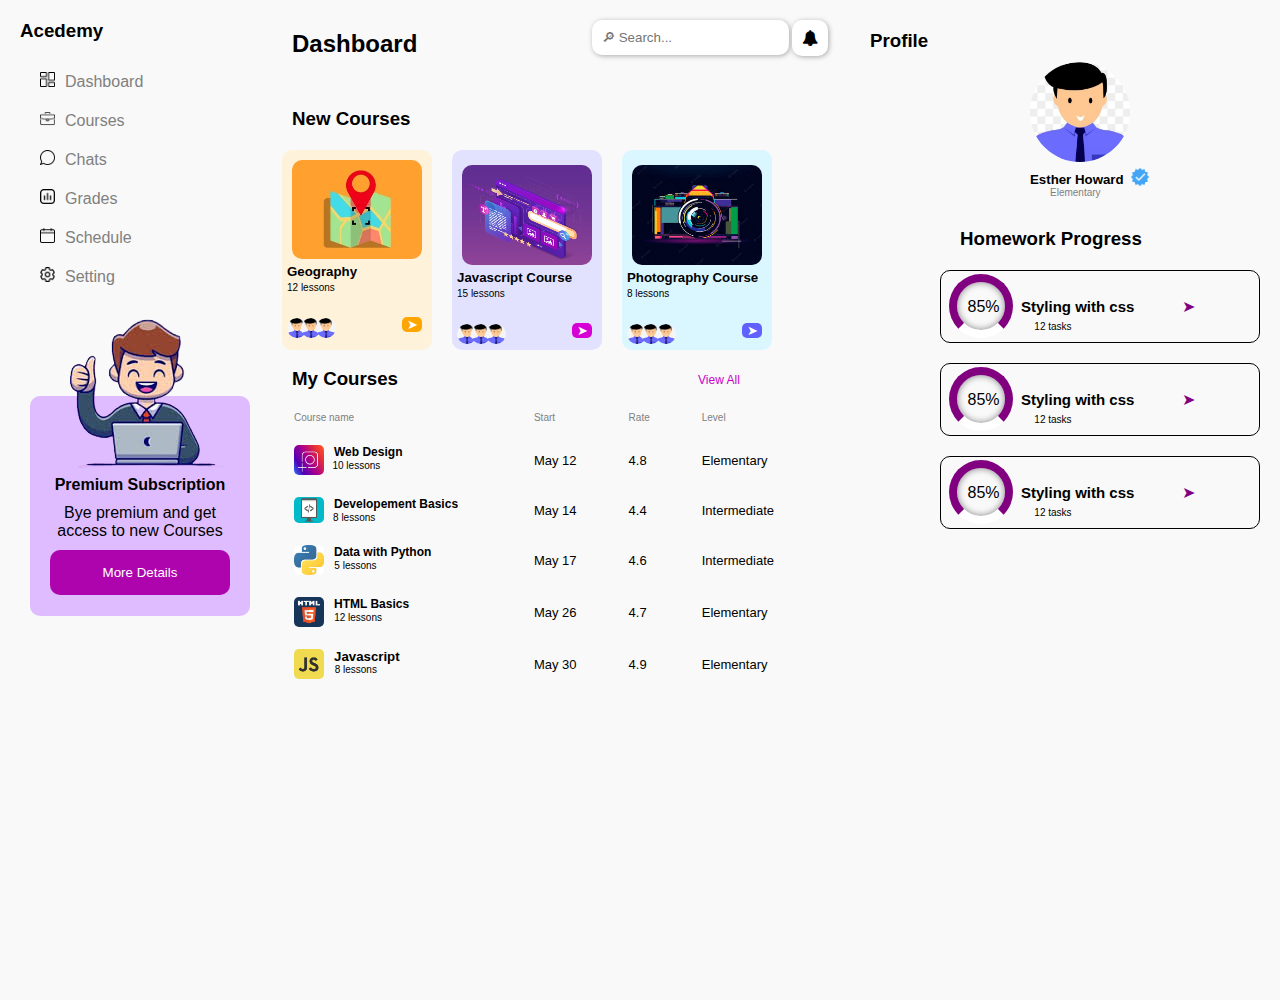
<file: index.html>
<html lang="en">
<head>
    <meta charset="UTF-8">
    <meta http-equiv="X-UA-Compatible" content="IE=edge">
    <meta name="viewport" content="width=device-width, initial-scale=1.0">
    <link rel="stylesheet" href="https://cdnjs.cloudflare.com/ajax/libs/font-awesome/4.7.0/css/font-awesome.min.css">
    <link href="https://cdn.syncfusion.com/ej2/ej2-base/styles/material.css" rel="stylesheet" type="text/css" />
    <link href="https://cdn.syncfusion.com/ej2/ej2-calendars/styles/material.css" rel="stylesheet" type="text/css" />
    <script src="https://cdn.syncfusion.com/ej2/ej2-base/dist/global/ej2-base.min.js" type="text/javascript"></script>
    <script src="https://cdn.syncfusion.com/ej2/ej2-inputs/dist/global/ej2-inputs.min.js" type="text/javascript"></script>
    <script src="https://cdn.syncfusion.com/ej2/ej2-buttons/dist/global/ej2-buttons.min.js" type="text/javascript"></script>
    <script src="https://cdn.syncfusion.com/ej2/ej2-lists/dist/global/ej2-lists.min.js" type="text/javascript"></script>
    <script src="https://cdn.syncfusion.com/ej2/ej2-popups/dist/global/ej2-popups.min.js" type="text/javascript"></script>
    <script src="https://cdn.syncfusion.com/ej2/ej2-calendars/dist/global/ej2-calendars.min.js" type="text/javascript"></script>
    <link rel="stylesheet" href="css/style.css">
    <link href="https://cdn.syncfusion.com/ej2/ej2-buttons/styles/material.css" rel="stylesheet" type="text/css" />
    <title>Document</title>
</head>
<body>
    <div class="main">
        <div class="left">
            <h3 class="name">Acedemy</h3>
            <ul>
                <li><img src="images/dashboard.png" alt="" class="sym"><a href="./index.html">Dashboard</a></li>
                <li><img src="images/briefcase.png" alt=""class="sym"><a href="./course.html">Courses</a></li>
                <li><img src="images/chat.png" alt="" class="sym"><a href="./chat.html">Chats</a></li>
                <li><img src="images/stats.png" alt="" class="sym"><a href="./grades.html">Grades</a></li>
                <li><img src="images/calendar.png" alt="" class="sym"><a href="./schedule.html">Schedule</a></li>
                <li><img src="images/setting.png" alt="" class="sym"><a href="#">Setting</a></li>
            </ul>
            <div class="premium">
                <img src="images/laptopman.png" alt="" class="ps_img">
                <h4 class="ps">Premium Subscription</h5>
                <p class="ps_txt">Bye premium and get access to new Courses</p>
                <button class="pre_btn">More Details</button>
            </div>
        </div>
        <div class="center">
            <h2 class="db">Dashboard</h2>
            <h3 class="nh">New Courses</h3>
            <input type="text" class="src" placeholder="&#x1F50E;&#xFE0E; Search...">
            <button class="fa fa-bell bel"></button>
            <div class="new_course">
                <div class="ncr" id="nc0">
                    <img src="images/map.jpg" alt="" class="map">
                    <h5 class="grp">Geography</h5>
                    <p>12 lessons</p>
                    <div class="thr">
                        <img src="images/profile.jpg" alt="" class="threepf">
                        <img src="images/profile.jpg" alt="" class="threepf">
                        <img src="images/profile.jpg" alt="" class="threepf">
                    </div>
                    <button class="nc_btn">&#10148;</button>
                </div>
                <div class="ncr" id="nc1"><img src="images/webdev.png" alt="" class="webd">
                    <h5 class="grp">Javascript Course</h5>
                    <p>15 lessons</p>
                    <div class="thr">
                        <img src="images/profile.jpg" alt="" class="threepf">
                        <img src="images/profile.jpg" alt="" class="threepf">
                        <img src="images/profile.jpg" alt="" class="threepf">
                    </div>
                    <button class="nc_btn1">&#10148;</button>
                </div>
                <div class="ncr" id="nc2">
                    <img src="images/pics.jpg" alt="" class="pics">
                    <h5 class="grp">Photography Course</h5>
                    <p>8 lessons</p>
                    <div class="thr">
                        <img src="images/profile.jpg" alt="" class="threepf">
                        <img src="images/profile.jpg" alt="" class="threepf">
                        <img src="images/profile.jpg" alt="" class="threepf">
                    </div>
                    <button class="nc_btn2">&#10148;</button>
                </div>
            </div>
            <br>
            <div class="cr">
                <h3 style="margin-left: 100px;">My Courses</h3>
                <a href="./course.html" class="vl">View All</a>
            </div>
            <table>
                <tr>
                    <td style="font-size: 10px; color: grey;">Course name</td>
                    <td style="font-size: 10px; color: grey;">Start</td>
                    <td style="font-size: 10px; color: grey;">Rate</td>
                    <td style="font-size: 10px; color: grey;">Level</td>
                </tr>
                <tr>
                    <td style="display: flex;" class="frs">
                        <img src="images/webdes.jpg" alt="" class="logo" style="border-radius: 5px;">
                        <h5 style="font-size: 12px; margin-left:10px;">Web Design</h5>
                        <p style="font-size: 10px; margin-left:-70px; margin-top: 15px;">10 lessons</p>
                    </td>
                    <td style="font-size: 13px;">May 12</td>
                    <td style="font-size: 13px;">4.8</td>
                    <td style="font-size: 13px;">Elementary</td>
                </tr>
                <tr>
                    <td style="display: flex;" class="frs">
                        <img src="images/webd.png" alt="" class="logo" style="border-radius: 5px;">
                        <h5 style="font-size: 12px; margin-left:10px;">Developement Basics</h5>
                        <p style="font-size: 10px; margin-left:-125px; margin-top: 15px;">8 lessons</p>
                    </td>
                    <td style="font-size: 13px;">May 14</td>
                    <td style="font-size: 13px;">4.4</td>
                    <td style="font-size: 13px;">Intermediate</td>
                </tr>
                <tr>
                    <td style="display: flex;" class="frs">
                        <img src="images/python.jpg" alt="" class="logo" style="border-radius: 5px;">
                        <h5 style="font-size: 12px; margin-left:10px;">Data with Python</h5>
                        <p style="font-size: 10px; margin-left:-97px; margin-top: 15px;">5 lessons</p>
                    </td>
                    <td style="font-size: 13px;">May 17</td>
                    <td style="font-size: 13px;">4.6</td>
                    <td style="font-size: 13px;">Intermediate</td>
                </tr>
                <tr>
                    <td style="display: flex;" class="frs">
                        <img src="images/html.png" alt="" class="logo" style="border-radius: 5px;">
                        <h5 style="font-size: 12px; margin-left:10px;">HTML Basics</h5>
                        <p style="font-size: 10px; margin-left:-75px; margin-top: 15px;">12 lessons</p>
                    </td>
                    <td style="font-size: 13px;">May 26</td>
                    <td style="font-size: 13px;">4.7</td>
                    <td style="font-size: 13px;">Elementary</td>
                </tr>
                <tr>
                    <td style="display: flex;" class="frs">
                        <img src="images/js.png" alt="" class="logo" style="border-radius: 5px;">
                        <h5 style="margin-left: 10px;">Javascript</h5>
                        <p style="margin-top: 15px; margin-left: -65px; font-size: 10px;">8 lessons</p>
                    </td>
                    <td style="font-size: 13px;">May 30</td>
                    <td style="font-size: 13px;">4.9</td>
                    <td style="font-size: 13px;">Elementary</td>
                </tr>
            </table>
        </div>
        <div class="right">
            <h3 class="prf">Profile</h3>
            <img src="images/profile.jpg" alt="" class="pf_img">
            <h5 class="pf_name">Esther Howard</h5><img src="images/bluetick.png" alt="" class="bluetick">
            <p style="margin-left: 90px; font-size: 10px; color: grey;">Elementary</p>
            <div id="element"></div>
            <h3 style="margin-top: 30px;">Homework Progress</h3>
            <div class="HW">
                <div class="container">
                    <div class="ui-widgets">
                        <div class="ui-values">85%</div>
                    </div>
                </div>
                  <h5 class="hw_nm">Styling with css</h5>
                  <p class="HW_task">12 tasks</p>
                  <div class="arw">&#10148;</div>
            </div>
            <div class="HW">
                <div class="container">
                    <div class="ui-widgets">
                        <div class="ui-values">85%</div>
                    </div>
                </div>
                  <h5 class="hw_nm">Styling with css</h5>
                  <p class="HW_task">12 tasks</p>
                  <div class="arw">&#10148;</div>
            </div>
            <div class="HW">
                <div class="container">
                    <div class="ui-widgets">
                        <div class="ui-values">85%</div>
                    </div>
                </div>
                  <h5 class="hw_nm">Styling with css</h5>
                  <p class="HW_task">12 tasks</p>
                  <div class="arw">&#10148;</div>
            </div>
        </div>
    </div>
    <script src="js/script.js"></script>
</body>
</html>
</file>
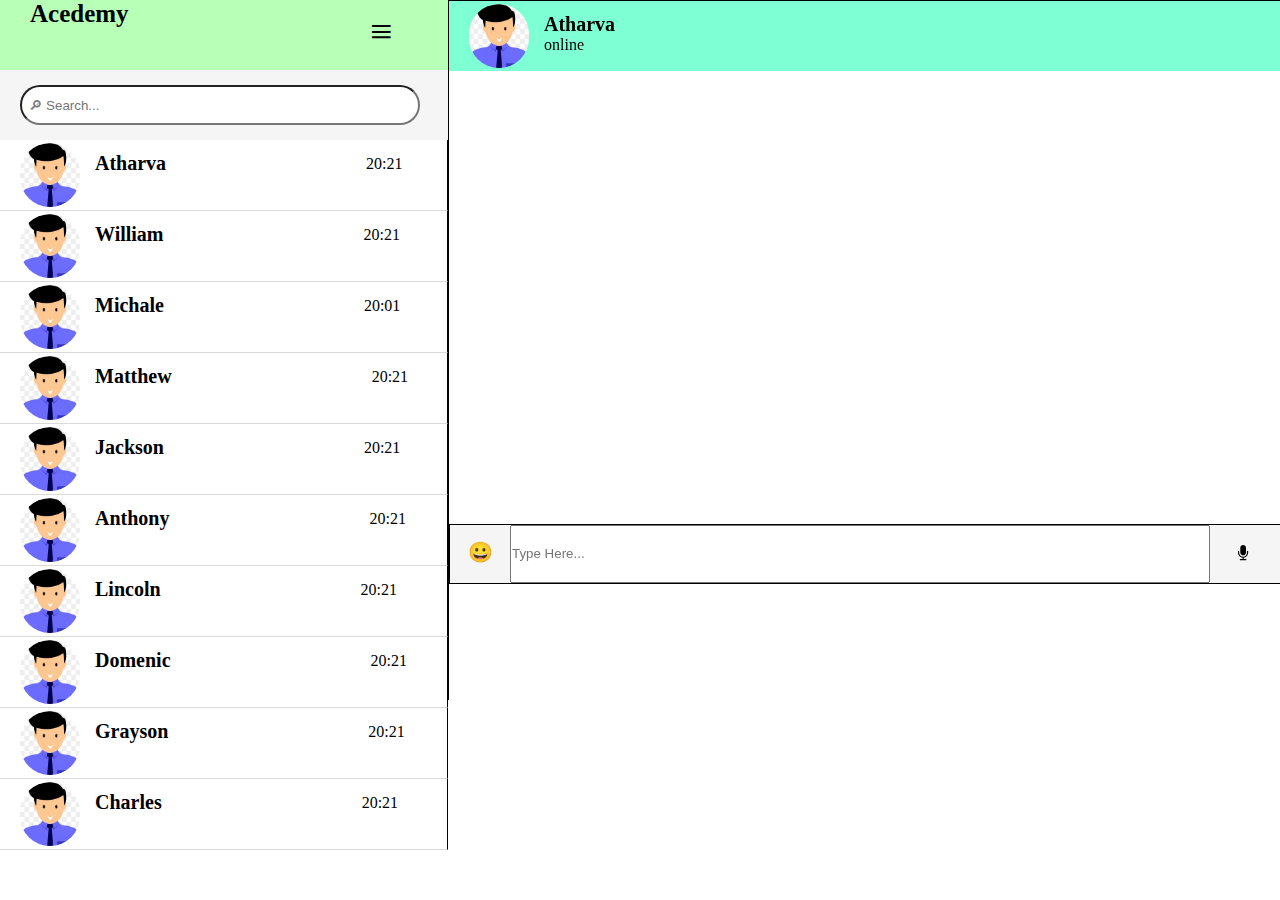
<file: chat.html>
<html lang="en">
<head>
    <meta charset="UTF-8">
    <meta http-equiv="X-UA-Compatible" content="IE=edge">
    <meta name="viewport" content="width=device-width, initial-scale=1.0">
    <link rel="stylesheet" href="css/chat.css">
    <link rel="stylesheet" href="https://cdnjs.cloudflare.com/ajax/libs/font-awesome/4.7.0/css/font-awesome.min.css">
    <title>Document</title>
</head>
<body>
    <div class="main">
        <div class="left">
            <div class="head">
                <h3 class="name">Acedemy</h3>
                <p class="menu">&#8801;</p>
            </div>
            <div class="search">
                <input type="text" class="sc" placeholder="  &#x1F50E;&#xFE0E; Search...">
            </div>
                <div class="names">
                    <img src="images/profile.jpg" alt="" class="pf_img">
                    <h3 class="pf_name">Atharva</h3>
                    <p class="time">20:21</p>
                </div>
                <div class="names">
                    <img src="images/profile.jpg" alt="" class="pf_img">
                    <h3 class="pf_name">William</h3>
                    <p class="time">20:21</p>
                </div>
                <div class="names">
                    <img src="images/profile.jpg" alt="" class="pf_img">
                    <h3 class="pf_name">Michale</h3>
                    <p class="time">20:01</p>
                </div>
                <div class="names">
                    <img src="images/profile.jpg" alt="" class="pf_img">
                    <h3 class="pf_name">Matthew</h3>
                    <p class="time">20:21</p>
                </div>
                <div class="names">
                    <img src="images/profile.jpg" alt="" class="pf_img">
                    <h3 class="pf_name">Jackson</h3>
                    <p class="time">20:21</p>
                </div>
                <div class="names">
                    <img src="images/profile.jpg" alt="" class="pf_img">
                    <h3 class="pf_name">Anthony</h3>
                    <p class="time">20:21</p>
                </div>
                <div class="names">
                    <img src="images/profile.jpg" alt="" class="pf_img">
                    <h3 class="pf_name">Lincoln</h3>
                    <p class="time">20:21</p>
                </div>
                <div class="names">
                    <img src="images/profile.jpg" alt="" class="pf_img">
                    <h3 class="pf_name">Domenic</h3>
                    <p class="time">20:21</p>
                </div>
                <div class="names">
                    <img src="images/profile.jpg" alt="" class="pf_img">
                    <h3 class="pf_name">Grayson</h3>
                    <p class="time">20:21</p>
                </div>
                <div class="names">
                    <img src="images/profile.jpg" alt="" class="pf_img">
                    <h3 class="pf_name">Charles</h3>
                    <p class="time">20:21</p>
                </div>
            </div>
        <div class="right">
            <div class="main_head">
                <img src="images/profile.jpg" alt="" class="pf_img">
                <h3 class="pf_name">Atharva</h3>
                <p class="status">online</p>
            </div>
            <div class="footer">
                <div class="emoji">
                    <p class="em">&#128512;</p>
                </div>
                <div class="keyboard">
                    <input type="text" placeholder="Type Here..." class="typ">
                </div>
                <div>
                    <i class="mic fa fa-microphone" aria-hidden="true"></i>
                </div>
            </div>
        </div>
    </div>
</body>
</html>
</file>
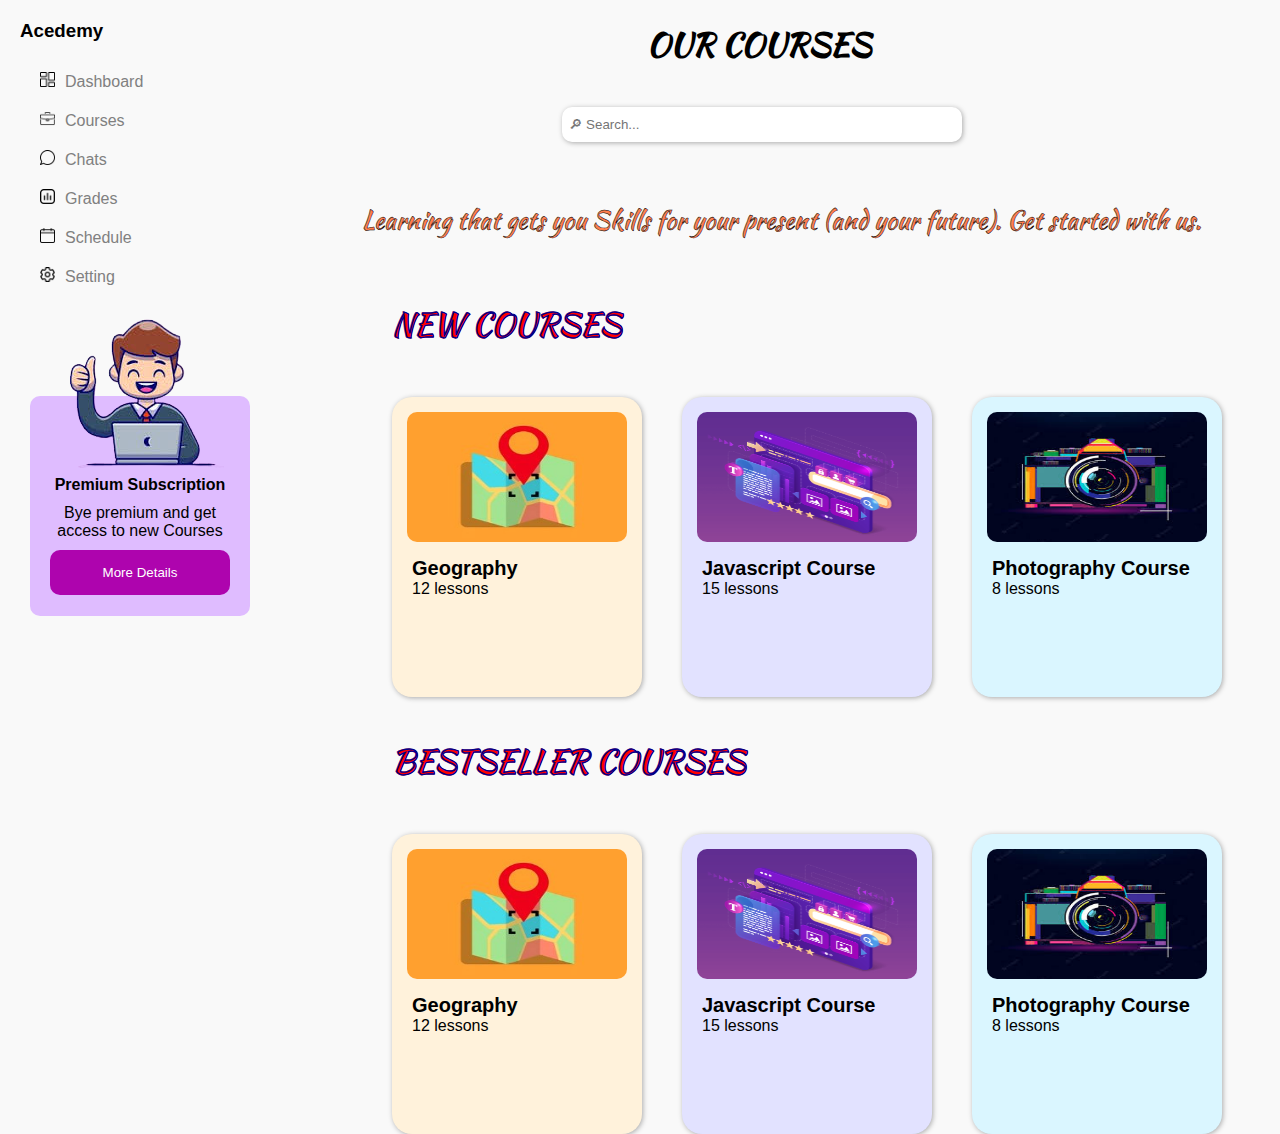
<file: course.html>
<html lang="en">
<head>
    <meta charset="UTF-8">
    <meta http-equiv="X-UA-Compatible" content="IE=edge">
    <meta name="viewport" content="width=device-width, initial-scale=1.0">
    <link rel="stylesheet" href="css/course.css">
    <title>Document</title>
</head>
<body>
    <div class="main">
        <div class="left">
            <h3 class="name">Acedemy</h3>
            <ul>
                <li><img src="images/dashboard.png" alt="" class="sym"><a href="./index.html">Dashboard</a></li>
                <li><img src="images/briefcase.png" alt=""class="sym"><a href="./course.html">Courses</a></li>
                <li><img src="images/chat.png" alt="" class="sym"><a href="./chat.html">Chats</a></li>
                <li><img src="images/stats.png" alt="" class="sym"><a href="./grades.html">Grades</a></li>
                <li><img src="images/calendar.png" alt="" class="sym"><a href="./schedule.html">Schedule</a></li>
                <li><img src="images/setting.png" alt="" class="sym"><a href="#">Setting</a></li>
            </ul>
            <div class="premium">
                <img src="images/laptopman.png" alt="" class="ps_img">
                <h4 class="ps">Premium Subscription</h5>
                <p class="ps_txt">Bye premium and get access to new Courses</p>
                <button class="pre_btn">More Details</button>
            </div>
        </div>
        <div class="courses">
            <div class="crs">
                <h1 class="oc">OUR COURSES</h1>
                <input type="text" class="src" placeholder="  &#x1F50E;&#xFE0E; Search...">
                <p class="quote">Learning that gets you
                    Skills for your present (and your future). Get started with us.</p>
            </div>
            <h1 class="new_txt">NEW COURSES</h1>
            <div class="new">
                <div class="c1">
                    <img src="images/map.jpg" alt="" class="map"><h5 class="grp">Geography</h5><p style="margin-left:20px;">12 lessons</p>
                </div>
                <div class="c2">
                    <img src="images/webdev.png" alt="" class="webd"><h5 class="grp">Javascript Course</h5><p style="margin-left:20px;">15 lessons</p>
                </div>
                <div class="c3">
                    <img src="images/pics.jpg" alt="" class="pics"><h5 class="grp">Photography Course</h5><p style="margin-left:20px;">8 lessons</p>
                </div>
            </div>
            <h1 class="best">BESTSELLER COURSES</h1>
            <div class="bestseller">
                <div class="c1">
                    <img src="images/map.jpg" alt="" class="map"><h5 class="grp">Geography</h5><p style="margin-left:20px;">12 lessons</p>
                </div>
                <div class="c2">
                    <img src="images/webdev.png" alt="" class="webd"><h5 class="grp">Javascript Course</h5><p style="margin-left:20px;">15 lessons</p>
                </div>
                <div class="c3">
                    <img src="images/pics.jpg" alt="" class="pics"><h5 class="grp">Photography Course</h5><p style="margin-left:20px;">8 lessons</p>
                </div>
            </div>
        </div>
    </div>
</body>
</html>
</file>
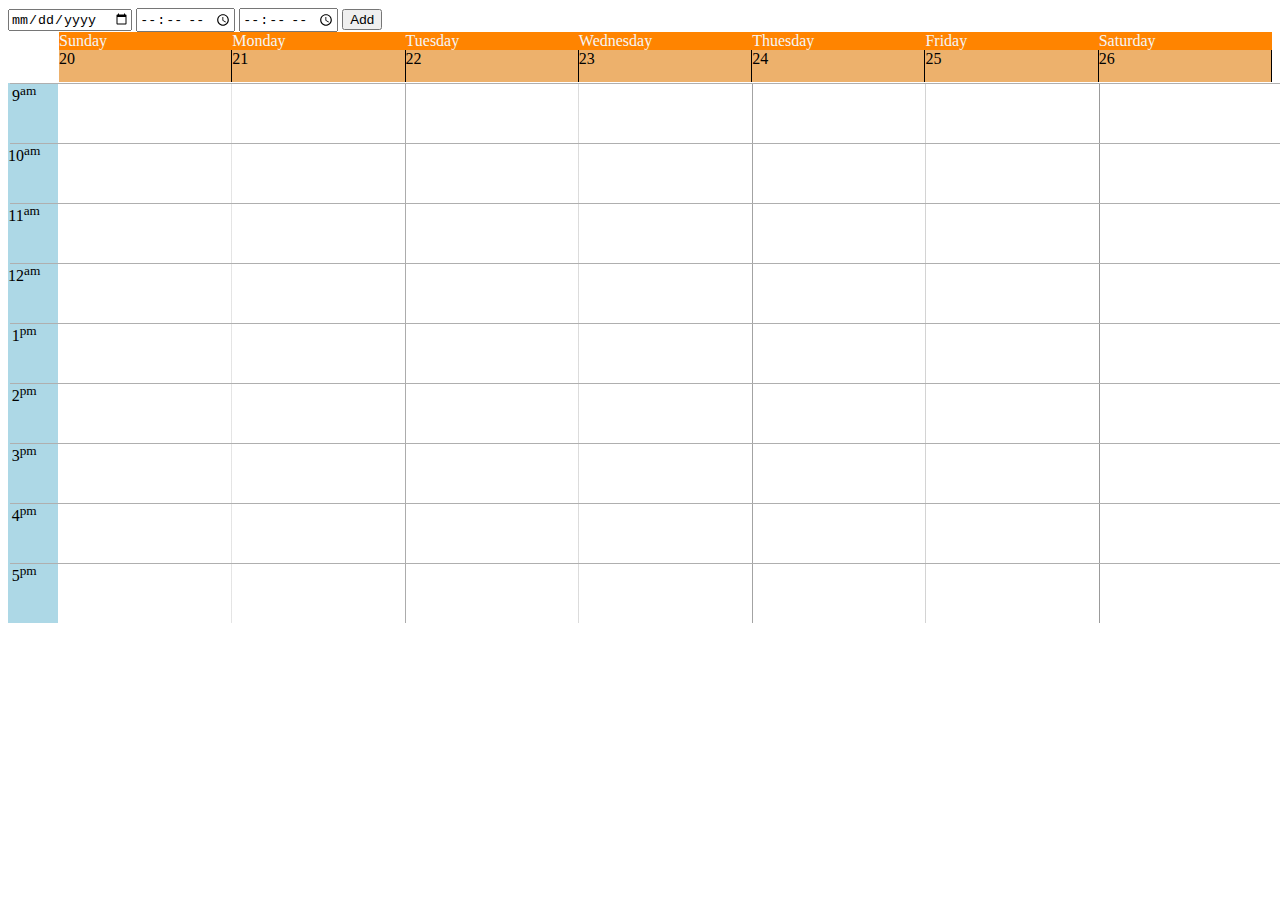
<file: schedule.html>
<html lang="en">
<head>
    <meta charset="UTF-8">
    <meta http-equiv="X-UA-Compatible" content="IE=edge">
    <meta name="viewport" content="width=device-width, initial-scale=1.0">
    <link rel="stylesheet" href="css/schedule.css">
    <title>Document</title>
</head>
<body>
<input type="date" id='date'/>
<input type="time" id='starttime'/>
<input type="time" id='endtime'/>
<button>Add</button>
<div class="calendar-container">
	<div class="header">
		<ul class="weekdays">
			<li>Sunday</li>
			<li>Monday</li>
			<li>Tuesday</li>
			<li>Wednesday</li>
			<li>Thuesday</li>
			<li>Friday</li>
			<li>Saturday</li>
		</ul>
		<ul class="daynumbers">
			<li>20</li>
			<li>21</li>
			<li>22</li>
			<li>23</li>
			<li>24</li>
			<li>25</li>
			<li>26</li>
		</ul>
	</div>

	<div class="timeslots-container">
		<ul class="timeslots">
			<li>9<sup>am</sup>
			<li>10<sup>am</sup>
			<li>11<sup>am</sup>
			<li>12<sup>am</sup>
			<li>1<sup>pm</sup>
			<li>2<sup>pm</sup>
			<li>3<sup>pm</sup>
			<li>4<sup>pm</sup>
			<li>5<sup>pm</sup>
		</ul>
	</div>

	<div class="event-container"></div>
</div>
</body>
</html>
</file>
<file: css/style.css>
*{
    font-family: sans-serif;
    margin: 0px;
    padding: 0px;
}
.main{
    display: flex;
    background-color: rgb(249, 249, 249);
}
.left{
    width: 15%;
    height: 700px;
}
.center{
    width: 60%;
    height: 1000px;
}
.right{
    width: 25%;
    height: 700px;
}
.sym{
    width: 15px;
    margin-right: 10px;
}
.name{
    padding: 20px;
}
ul li{
    list-style: none;
    padding: 10px;
    margin-left: 30px;
}
ul li a{
    text-decoration: none;
    color: grey;
    cursor: pointer;
}
ul li:hover{
    background-color: rgb(219, 197, 239);
    color: black;
    border-radius: 10px;
}
ul li:hover a{
    color: black;
}
.premium{
    width: 200px;
    background-color:  rgb(223, 188, 255);
    border-radius: 10px;
    height: 200px;
    margin: 30px;
    margin-top: 100px;
    padding: 10px;
}
.ps{
    padding-top: 70px;
    text-align: center;
}
.ps_txt{
    padding-top: 10px;
    text-align: center;
}
.pre_btn{
    border: 0px;
    color: white;
    cursor: pointer;
    background-color:  rgb(174, 4, 174);
    width: 180px;
    padding: 15px;
    margin-top: 10px;
    margin-left: 10px;
    border-radius: 10px;
}
.ps_img{
    position: absolute;
    top: 280px;
}
.db{
    margin-left: 100px;
    margin-top: 30px;
}
.src{
    margin-left: 400px;
    margin-top: -110px;
    padding: 10px;
    border: 1px;
    border-radius: 10px;
    box-shadow: 1px 1px 5px #aaaaaa;
}
.new_course{
    display: flex;
    margin-left: 90px;
}
.ncr{
    width: 150px;
    height: 200px;
    border: 1px ;
    margin-top: 20px;
    border-radius: 10px;
    animation: raise 1s ease-in-out;
}
/* @keyframes raise{
    0%   {transform: scale(0);}
    100% {transform: scale(1);}
  } */
#nc0{
    background-color: rgb(255, 242, 219);
}
#nc1{
    margin-left: 20px;
    background-color: rgb(226, 226, 255);
}
#nc2{
    margin-left: 20px;
    background-color: rgb(218, 246, 255);
}
.map{
    border-radius: 10px;
    width: 130px;
    margin-left: 10px;
    margin-top: 10px;
}
.grp{
    padding-top: 5px;
    padding-left: 5px;
}
.ncr p{
    padding-top: 3px;
    padding-left: 5px;
    font-size: 10px;
}
.webd{
    border-radius: 10px;
    width: 130px;
    height: 100px;
    margin-left: 10px;
    margin-top: 15px;
}
.pics{
    border-radius: 10px;
    width: 130px;
    height: 100px;
    margin-left: 10px;
    margin-top: 15px;
}
.bel{
    margin-left: 600px;
    margin-top: -110px;
    padding: 10px;
    border: 1px;
    border-radius: 10px;
    background-color: white;
    box-shadow: 1px 1px 5px #aaaaaa;
}
.nh{
    margin-left: 100px;
    margin-top: 50px;
}
table{
    margin-left: 100px;
    animation: raise 1s;
}
/* @keyframes raise{
    0%   {transform: scale(0);}
    100% {transform: scale(1);}
  } */
table td{
    padding-right: 50px;
    padding-top: 20px;
}
.logo{
    width: 30px;
}
.prf{
    margin-top: 30px;
    margin-left: -90px;
}
.pf_img{
    width: 100px;
    border-radius: 50px;
    margin-top: 10px;
    margin-left: 70px;
    animation: raise 1s ease-in-out;
}
@keyframes raise{
    0%   {transform: scale(0);}
    100% {transform: scale(1);}
  }
.pf_name{
    margin-top: 10px;
    margin-left: 70px;
}
.bluetick{
    width: 20px;
    margin-top: -20px;
    margin-left: 170px;
}
.frs{
    padding-right: 150px;
}
#element{
    margin-top: 20px;
}
.hw_nm{
    font-size: 15px;
    margin-left: 20px;
}
.HW{
    border: 1px solid black;
    display: flex;
    align-items: center;
    margin-left: -20px;
    margin-right: 20px;
    border-radius: 20px;
    margin-top: 20px;
    border-radius: 10px;
    padding: 10px;
    padding-left: 60px;
    padding-right: 20px;
    animation: raise 1s;
}
@keyframes raise{
    0%   {transform: scale(0);}
    100% {transform: scale(1);}
  }
.HW_task{
    font-size: 10px;
    margin-top: 40px;
    margin-left: -100px;
}
.arw{
    margin-left: 110px;
    color: purple;
}
.container {
    margin-left: -20px;
    margin-top: 110px;
    position: absolute;
    text-align: center;
    transform: translate(-50%, -50%);
}
.ui-widgets {
    position: relative;
    display: inline-block;
    width: 4rem;
    height: 4rem;
    border-radius: 3rem;
    margin:1.5rem;
    border: 0.5rem solid purple;
    box-shadow: inset 0 0 7px grey;
    border-left-color: purple;
    border-top-color: purple;
    border-right-color: purple;
    border-bottom-color: white ;
    text-align: center;
    box-sizing: border-box;
}
.ui-values{
    margin-top: 16px;
    margin-left: 5px;
}
.ui-widgets:nth-child(2) {
    border-top-color:purple ;
    border-right-color: white;
    border-left-color: purple;
    border-bottom-color: white;
}
.HW:hover{
    background-color: purple;
    color: white;
}
.HW:hover .arw{
    color: white;
}
.HW:hover .ui-widgets{
    border-left-color: white;
    border-top-color: white;
    border-right-color: white;
    border-bottom-color: purple ;
}
.nc_btn{
    width: 20px;
    background-color: orange;
    color: white;
    border: 0px;
    border-radius: 5px;
    margin-top: -25px;
    margin-left: 120px;
}
.nc_btn1{
    width: 20px;
    background-color: rgb(214, 0, 214);
    color: white;
    border: 0px;
    border-radius: 5px;
    margin-top: -25px;
    margin-left: 120px;
}
.nc_btn2{
    width: 20px;
    background-color: rgb(97, 97, 255);
    color: white;
    border: 0px;
    border-radius: 5px;
    margin-top: -25px;
    margin-left: 120px;
}
.threepf{
    width: 20px;
    border-radius: 15px;
    margin-left: -10px;
    margin-top: 25px;
}
.thr{
    padding-left: 15px;
}
.cr{
    display: flex;
}
.vl{
    margin-left: 300px;
    font-size: 12px;
    margin-top: 5px;
    text-decoration: none;
    color: rgb(202, 2, 202);
}
</file>
<file: css/chat.css>
*{
    margin: 0px;
    padding: 0px;
}
.main{
    height: auto;
    display: flex;
}
.left{
    height: 700px;
    width: 35%;
    border-right: 1px solid black;
}
.head{
    margin-top: -30px;
    width: 100%;
    height: 10%;
    background-color: rgb(184, 255, 184);
}
.name{
    margin: 10px;
    margin-top: 30px;
    margin-left: 30px;
    font-size: 25px;
}
.menu{
    font-size: 40px;
    margin-left: 370px;
    margin-top: -30px;
    cursor: pointer;
}
.search{
    height: 10%;
    background-color: whitesmoke;
}
.sc{
    width: 400px;
    height: 40px;
    border-radius: 30px;
    margin-left: 20px;
    margin-top: 15px;
}
.names{
    height: 10%;
    background-color: rgb(255, 255, 255);
    display: flex;
    border-right: 1px solid black;
    border-bottom: 1px solid rgb(218, 218, 218);
}
.names:hover{
    background-color: rgb(231, 231, 231);
}
.pf_img{
    width: 60px;
    border-radius: 30px;
    margin-left: 20px;
    margin-top: 3px;
    margin-bottom: 3px;
}
.pf_name{
    font-size: 20px;
    margin-top: 12px;
    margin-left: 15px;
}
.status{
    margin-top: 35px;
    margin-left: -71px;
}
.time{
    margin-left: 200px;
    margin-top: 15px;
}
.right{
    margin-left: 35%;
    width: 75%;
    height: 580px;
    background-image: url("https://i.pinimg.com/736x/8c/98/99/8c98994518b575bfd8c949e91d20548b.jpg");
    background-repeat: no-repeat;
    background-size: cover;
    border: 1px solid black;
    position: fixed;
}
.main_head{
    height: 12%;
    background-color: aquamarine;
    display: flex;
}
.footer{
    border: 1px solid black;
    display: flex;
    margin-top: 453px;
    height: 10%;
    background-color: whitesmoke;
}
.emoji{
    width: 60px;
}
.em{
   text-align: center;
   margin-top: 25%;
   font-size: 20px;
}
.keyboard{
    width: 700px;
}
.typ{
    width: 100%;
    height: 100%;
}
.mic{
    margin-left: 28px;
    margin-top: 20px;
    font-size: 30px;
}
</file>
<file: css/course.css>
@import url("https://fonts.googleapis.com/css2?family=Dancing+Script&family=Kaushan+Script&family=Pacifico&family=Poppins:wght@200&display=swap");
*{
    font-family: sans-serif;
    margin: 0px;
    padding: 0px;
}
.main{
    display: flex;
    background-color: rgb(249, 249, 249);
}
.left{
    width: 15%;
    height: 700px;
}
.sym{
    width: 15px;
    margin-right: 10px;
}
.name{
    padding: 20px;
}
ul li{
    list-style: none;
    padding: 10px;
    margin-left: 30px;
}
ul li a{
    text-decoration: none;
    color: grey;
    cursor: pointer;
}
ul li:hover{
    background-color: rgb(219, 197, 239);
    color: black;
    border-radius: 10px;
}
ul li:hover a{
    color: black;
}
.premium{
    width: 200px;
    background-color:  rgb(223, 188, 255);
    border-radius: 10px;
    height: 200px;
    margin: 30px;
    margin-top: 100px;
    padding: 10px;
}
.ps{
    padding-top: 70px;
    text-align: center;
}
.ps_txt{
    padding-top: 10px;
    text-align: center;
}
.pre_btn{
    border: 0px;
    color: white;
    cursor: pointer;
    background-color:  rgb(174, 4, 174);
    width: 180px;
    padding: 15px;
    margin-top: 10px;
    margin-left: 10px;
    border-radius: 10px;
}
.ps_img{
    position: absolute;
    top: 280px;
}
.quote{
    margin-top: 60px;
    margin-left: 100px;
    font-size: 25px;
    font-family: 'Kaushan Script', cursive;
    color: coral;
    -webkit-text-stroke: 0.5px black;
}
.crs{
    height: 300px;
    width: 100%;
    margin-left: 70px;
}
.oc{
    margin-top: 20px;
    margin-left: 385px;
    font-family: 'Kaushan Script', cursive;
}
.src{
    background-color: white;
    width: 400px;
    margin-top: 40px;
    margin-left: 300px;
    height: 35px;
    border-radius: 10px;
    border: 0px;
    box-shadow: 1px 1px 5px #aaaaaa;
    animation: raise 1s;
}
@keyframes raise{
    0%   {transform: scale(0);}
    100% {transform: scale(1);}
  }
.new_txt{
    margin-top: -20px;
    margin-left: 200px;
    font-family: 'Kaushan Script', cursive;
    color: red;
    -webkit-text-stroke: 0.3px darkblue;
}
.c1{
    width: 250px;
    height: 300px;
    background-color: rgb(255, 242, 219);
    margin-top: 50px;
    margin-left: 200px;
    border-radius: 20px;
    box-shadow: 1px 1px 5px #aaaaaa;
    animation: raise 1s;
}
@keyframes raise{
    0%   {transform: scale(0);}
    100% {transform: scale(1);}
  }
.c2{
    width: 250px;
    height: 300px;
    background-color: rgb(226, 226, 255);
    margin-top: 50px;
    margin-left: 40px;
    border-radius: 20px;
    box-shadow: 1px 1px 5px #aaaaaa;
    animation: raise 1s;
}
@keyframes raise{
    0%   {transform: scale(0);}
    100% {transform: scale(1);}
  }
.c3{
    width: 250px;
    height: 300px;
    background-color: rgb(218, 246, 255);
    margin-top: 50px;
    margin-left: 40px;
    border-radius: 20px;
    box-shadow: 1px 1px 5px #aaaaaa;
    animation: raise 1s;
}
@keyframes raise{
    0%   {transform: scale(0);}
    100% {transform: scale(1);}
  }
.new{
    display: flex;
}
.map{
    position: absolute;
    width: 220px;
    height: 130px;
    border-radius: 10px;
    margin-left: 15px;
    margin-top: 15px;
}
.grp{
    margin-top: 160px;
    margin-left: 20px;
    font-size: 20px;
}
.webd{
    position: absolute;
    width: 220px;
    height: 130px;
    border-radius: 10px;
    margin-left: 15px;
    margin-top: 15px;
}
.pics{
    position: absolute;
    width: 220px;
    height: 130px;
    border-radius: 10px;
    margin-left: 15px;
    margin-top: 15px;
}
.best{
    font-family: 'Kaushan Script', cursive;
    margin-top: 40px;
    margin-left: 200px;
    color: red;
    -webkit-text-stroke: 0.3px darkblue;
}
.bestseller{
    display: flex;
}
</file>
<file: css/schedule.css>
li {
  list-style: none;
}

ul {
  margin: 0px;
  padding: 0px;
}

.calendar-container {
  display: grid;
  grid-template-columns: 50px auto;
  grid-template-rows: auto;
  gap: 1px 1px;
  grid-template-areas:
    ". header"
    "timeslots-container main";
}

.weekdays,
.daynumbers {
  display: grid;
  grid-template-columns: repeat(7, 1fr);
}

.weekdays {
  background: rgb(255, 132, 0);
  color: whitesmoke;
}

.daynumbers {
  background: rgb(237, 177, 108);
  min-height: 2em;
}

.daynumbers li {
  border-right: 1px solid black;
}

.header {
  background: rgb(224, 189, 156);
  grid-area: header;
}

.timeslots-container {
  background: lightblue;
  grid-area: timeslots-container;
  justify-items: left;
}

.timeslots {
  display: flex;
  flex-direction: column;
  align-items: center;
}

.timeslots li {
  min-height: 60px;
}

.timeslots li::after {
  content: "";
  position: absolute;
  left: 10px;
  width: 100%;
  height: 1px;
  background: #afafaf;
  z-index: 1;
}

.event-container {
  display: grid;
  grid-template-columns: repeat(7, 1fr);
  /* 
  4 * 15 min intervals * 9 slots
  4 * 9 = 27 */
  grid-template-rows: repeat(36, 1fr);
  background: rgb(222, 223, 231);
  grid-area: main;
  position: relative;
  white-space: nowrap;
  background: repeating-linear-gradient(
    to right,
    transparent 0%,
    transparent 14.2%,
    gray 14.3%
  );
}
</file>
